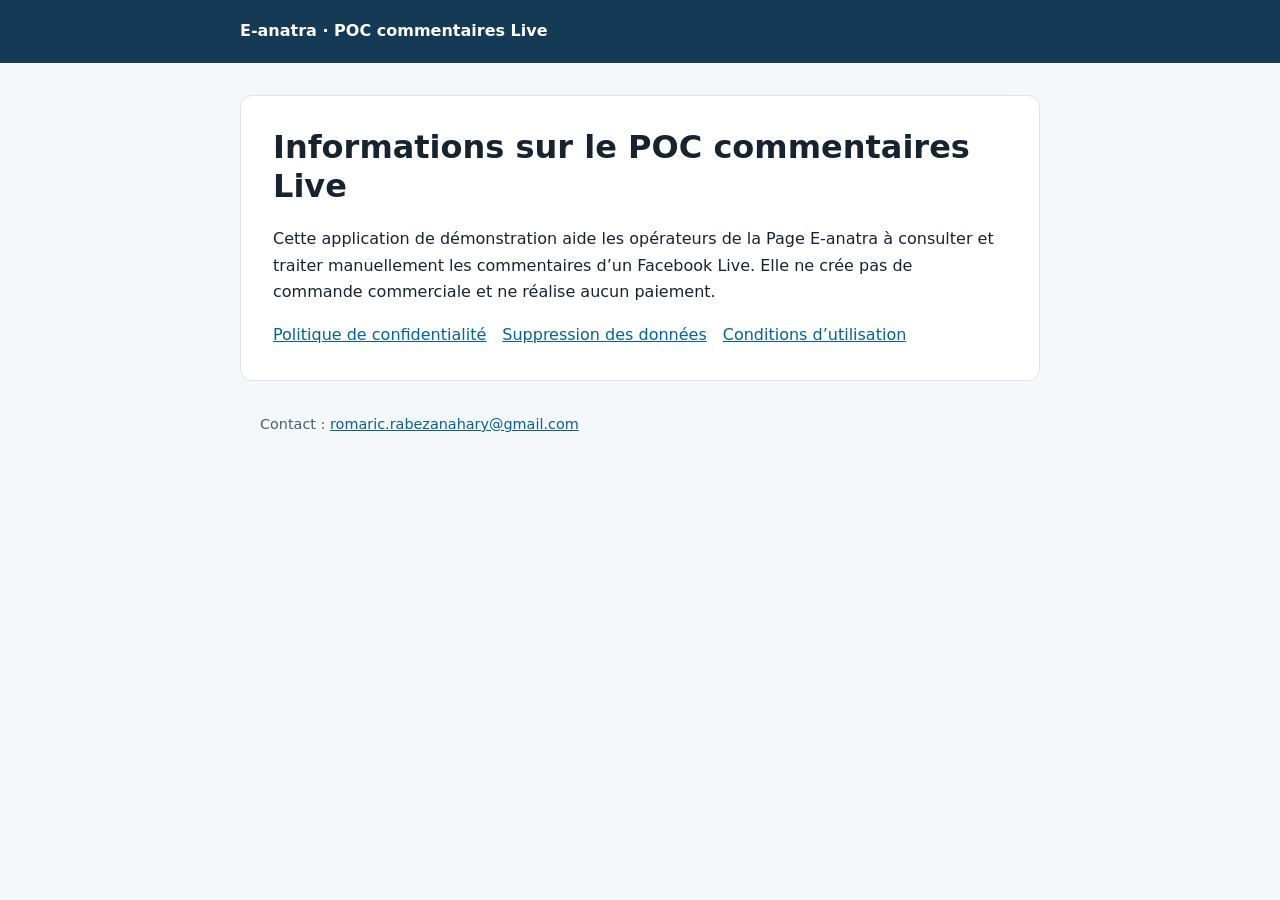
<file: index.html>
<!doctype html>
<html lang="fr">
<head><meta charset="utf-8"><meta name="viewport" content="width=device-width, initial-scale=1"><title>E-anatra — Informations du POC Live</title><link rel="stylesheet" href="style.css"></head>
<body>
<header><a href="index.html">E-anatra · POC commentaires Live</a></header>
<main>
  <h1>Informations sur le POC commentaires Live</h1>
  <p>Cette application de démonstration aide les opérateurs de la Page E-anatra à consulter et traiter manuellement les commentaires d’un Facebook Live. Elle ne crée pas de commande commerciale et ne réalise aucun paiement.</p>
  <nav aria-label="Documents"><a href="confidentialite.html">Politique de confidentialité</a><a href="suppression-donnees.html">Suppression des données</a><a href="conditions.html">Conditions d’utilisation</a></nav>
</main>
<footer>Contact : <a href="mailto:romaric.rabezanahary@gmail.com">romaric.rabezanahary@gmail.com</a></footer>
</body></html>
</file>
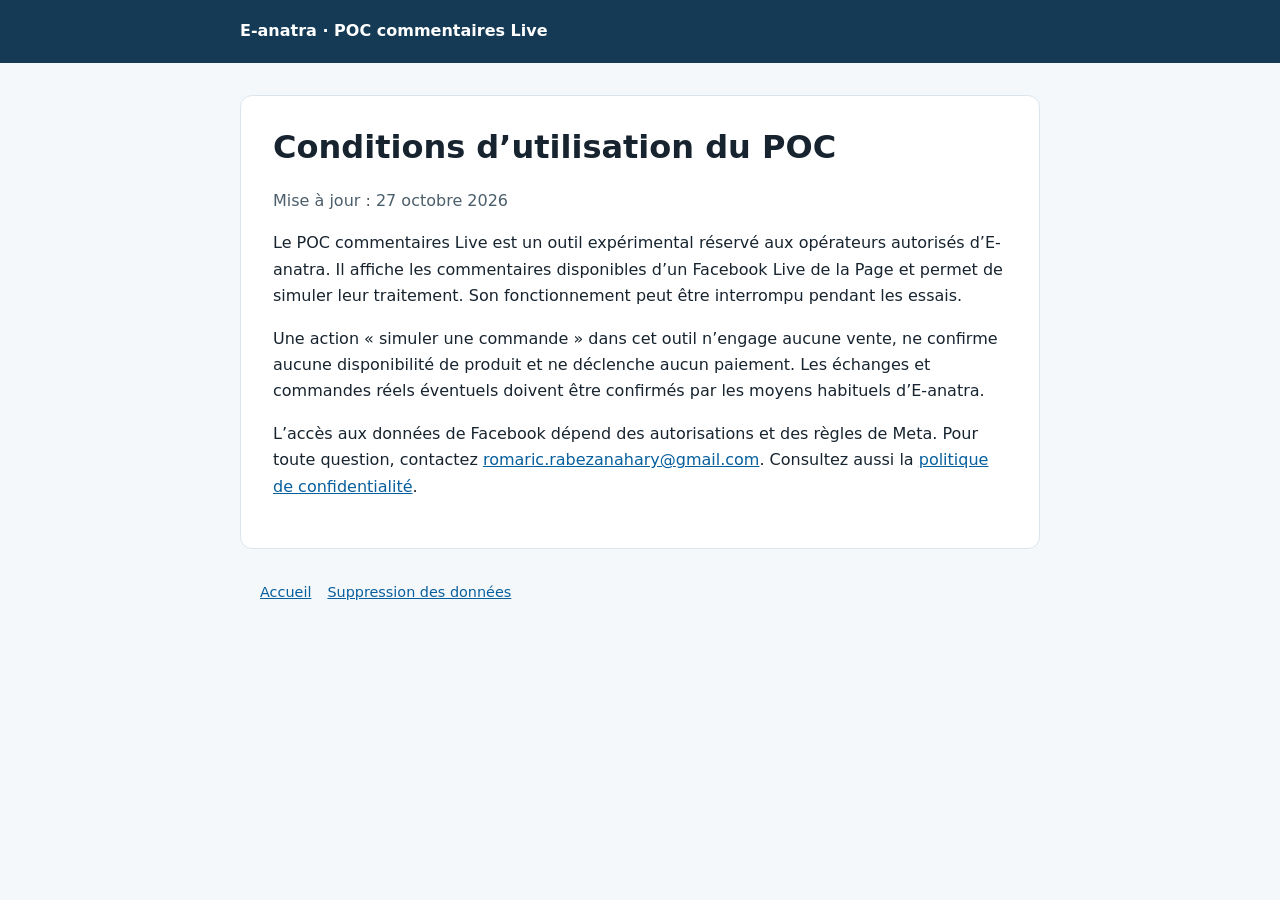
<file: conditions.html>
<!doctype html>
<html lang="fr">
<head><meta charset="utf-8"><meta name="viewport" content="width=device-width, initial-scale=1"><title>Conditions d’utilisation — E-anatra</title><link rel="stylesheet" href="style.css"></head>
<body>
<header><a href="index.html">E-anatra · POC commentaires Live</a></header>
<main>
  <h1>Conditions d’utilisation du POC</h1>
  <p class="date">Mise à jour : 27 octobre 2026</p>
  <p>Le POC commentaires Live est un outil expérimental réservé aux opérateurs autorisés d’E-anatra. Il affiche les commentaires disponibles d’un Facebook Live de la Page et permet de simuler leur traitement. Son fonctionnement peut être interrompu pendant les essais.</p>
  <p>Une action « simuler une commande » dans cet outil n’engage aucune vente, ne confirme aucune disponibilité de produit et ne déclenche aucun paiement. Les échanges et commandes réels éventuels doivent être confirmés par les moyens habituels d’E-anatra.</p>
  <p>L’accès aux données de Facebook dépend des autorisations et des règles de Meta. Pour toute question, contactez <a href="mailto:romaric.rabezanahary@gmail.com">romaric.rabezanahary@gmail.com</a>. Consultez aussi la <a href="confidentialite.html">politique de confidentialité</a>.</p>
</main>
<footer><nav aria-label="Autres documents"><a href="index.html">Accueil</a><a href="suppression-donnees.html">Suppression des données</a></nav></footer>
</body></html>
</file>
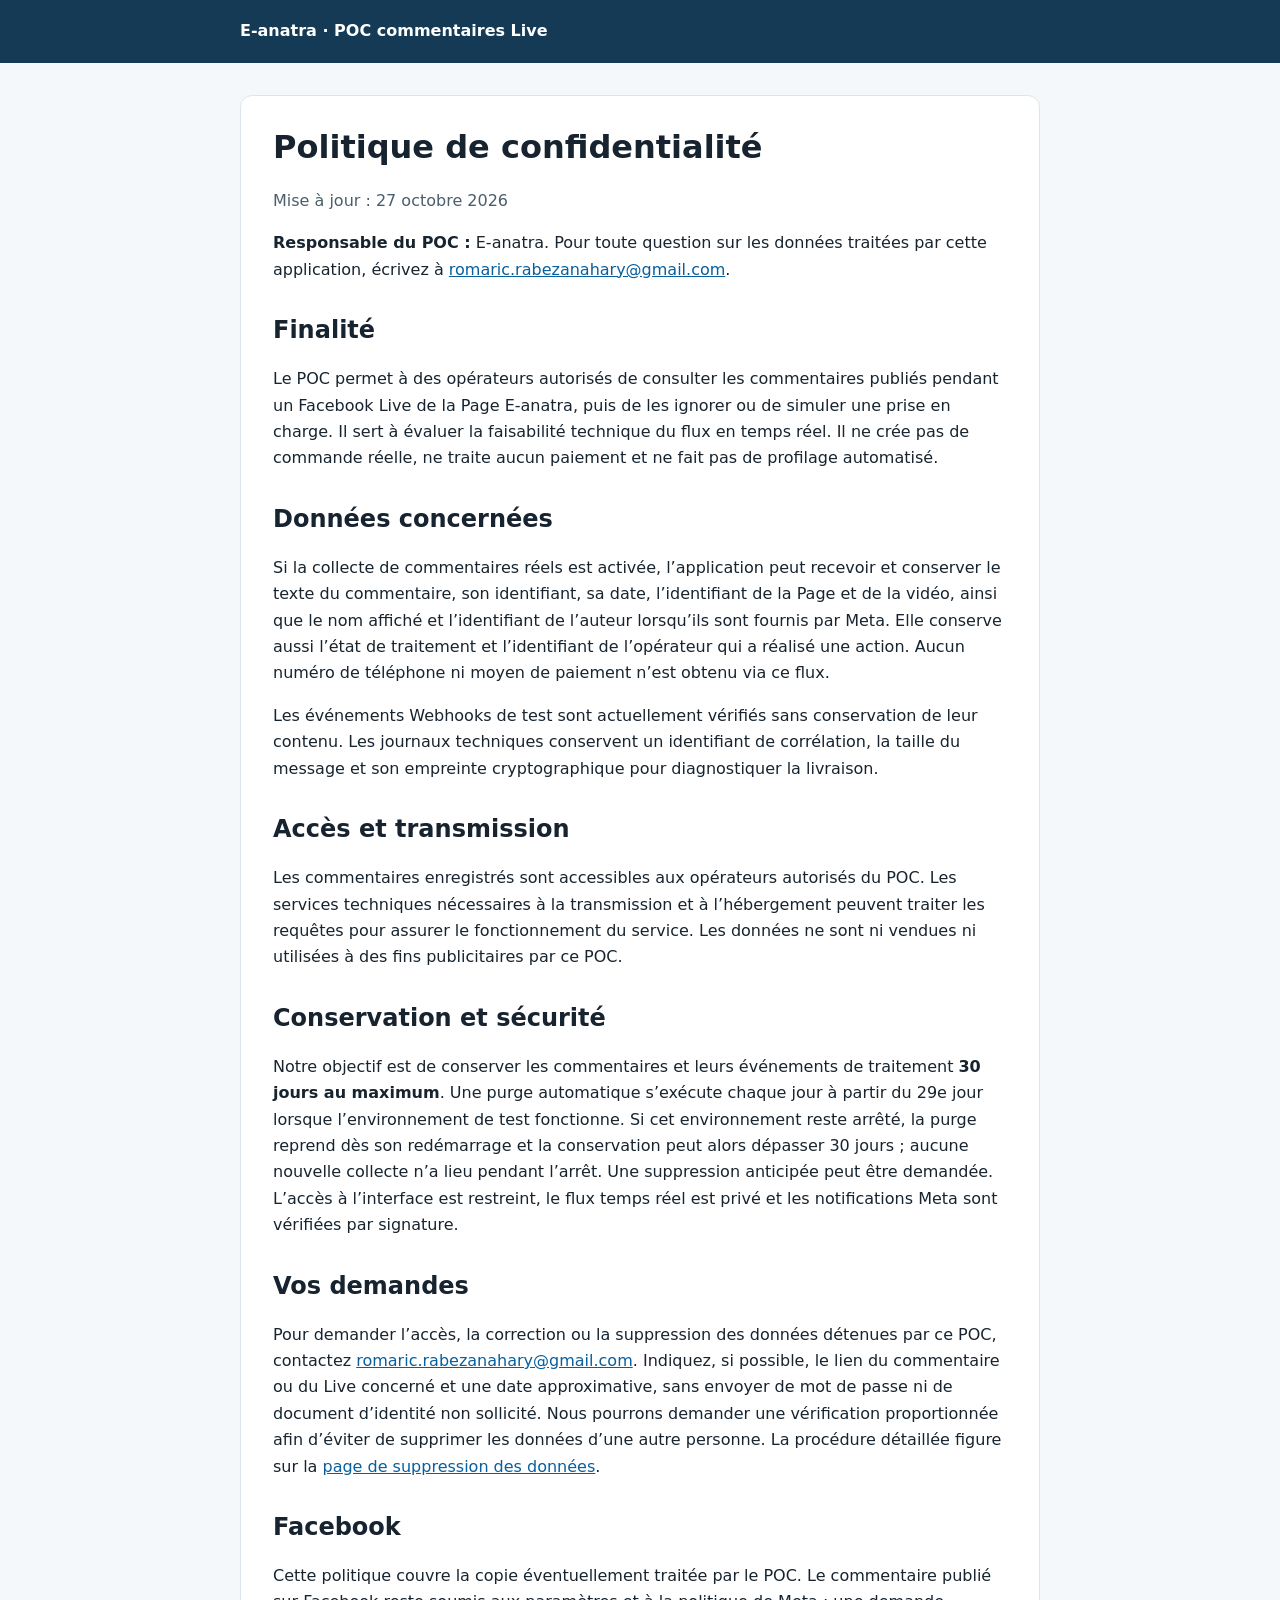
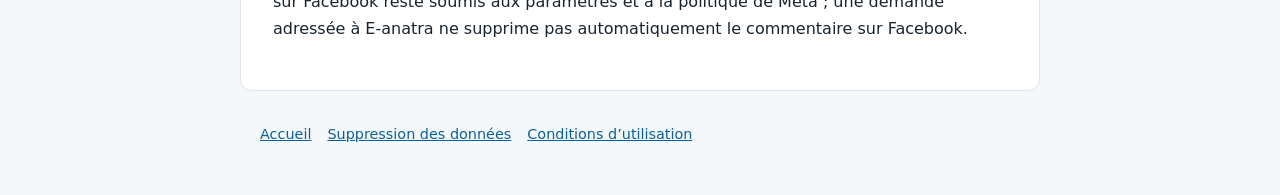
<file: confidentialite.html>
<!doctype html>
<html lang="fr">
<head><meta charset="utf-8"><meta name="viewport" content="width=device-width, initial-scale=1"><title>Politique de confidentialité — E-anatra</title><link rel="stylesheet" href="style.css"></head>
<body>
<header><a href="index.html">E-anatra · POC commentaires Live</a></header>
<main>
  <h1>Politique de confidentialité</h1>
  <p class="date">Mise à jour : 27 octobre 2026</p>
  <p><strong>Responsable du POC :</strong> E-anatra. Pour toute question sur les données traitées par cette application, écrivez à <a href="mailto:romaric.rabezanahary@gmail.com">romaric.rabezanahary@gmail.com</a>.</p>

  <h2>Finalité</h2>
  <p>Le POC permet à des opérateurs autorisés de consulter les commentaires publiés pendant un Facebook Live de la Page E-anatra, puis de les ignorer ou de simuler une prise en charge. Il sert à évaluer la faisabilité technique du flux en temps réel. Il ne crée pas de commande réelle, ne traite aucun paiement et ne fait pas de profilage automatisé.</p>

  <h2>Données concernées</h2>
  <p>Si la collecte de commentaires réels est activée, l’application peut recevoir et conserver le texte du commentaire, son identifiant, sa date, l’identifiant de la Page et de la vidéo, ainsi que le nom affiché et l’identifiant de l’auteur lorsqu’ils sont fournis par Meta. Elle conserve aussi l’état de traitement et l’identifiant de l’opérateur qui a réalisé une action. Aucun numéro de téléphone ni moyen de paiement n’est obtenu via ce flux.</p>
  <p>Les événements Webhooks de test sont actuellement vérifiés sans conservation de leur contenu. Les journaux techniques conservent un identifiant de corrélation, la taille du message et son empreinte cryptographique pour diagnostiquer la livraison.</p>

  <h2>Accès et transmission</h2>
  <p>Les commentaires enregistrés sont accessibles aux opérateurs autorisés du POC. Les services techniques nécessaires à la transmission et à l’hébergement peuvent traiter les requêtes pour assurer le fonctionnement du service. Les données ne sont ni vendues ni utilisées à des fins publicitaires par ce POC.</p>

  <h2>Conservation et sécurité</h2>
  <p>Notre objectif est de conserver les commentaires et leurs événements de traitement <strong>30 jours au maximum</strong>. Une purge automatique s’exécute chaque jour à partir du 29e jour lorsque l’environnement de test fonctionne. Si cet environnement reste arrêté, la purge reprend dès son redémarrage et la conservation peut alors dépasser 30 jours ; aucune nouvelle collecte n’a lieu pendant l’arrêt. Une suppression anticipée peut être demandée. L’accès à l’interface est restreint, le flux temps réel est privé et les notifications Meta sont vérifiées par signature.</p>

  <h2>Vos demandes</h2>
  <p>Pour demander l’accès, la correction ou la suppression des données détenues par ce POC, contactez <a href="mailto:romaric.rabezanahary@gmail.com">romaric.rabezanahary@gmail.com</a>. Indiquez, si possible, le lien du commentaire ou du Live concerné et une date approximative, sans envoyer de mot de passe ni de document d’identité non sollicité. Nous pourrons demander une vérification proportionnée afin d’éviter de supprimer les données d’une autre personne. La procédure détaillée figure sur la <a href="suppression-donnees.html">page de suppression des données</a>.</p>

  <h2>Facebook</h2>
  <p>Cette politique couvre la copie éventuellement traitée par le POC. Le commentaire publié sur Facebook reste soumis aux paramètres et à la politique de Meta ; une demande adressée à E-anatra ne supprime pas automatiquement le commentaire sur Facebook.</p>
</main>
<footer><nav aria-label="Autres documents"><a href="index.html">Accueil</a><a href="suppression-donnees.html">Suppression des données</a><a href="conditions.html">Conditions d’utilisation</a></nav></footer>
</body></html>
</file>
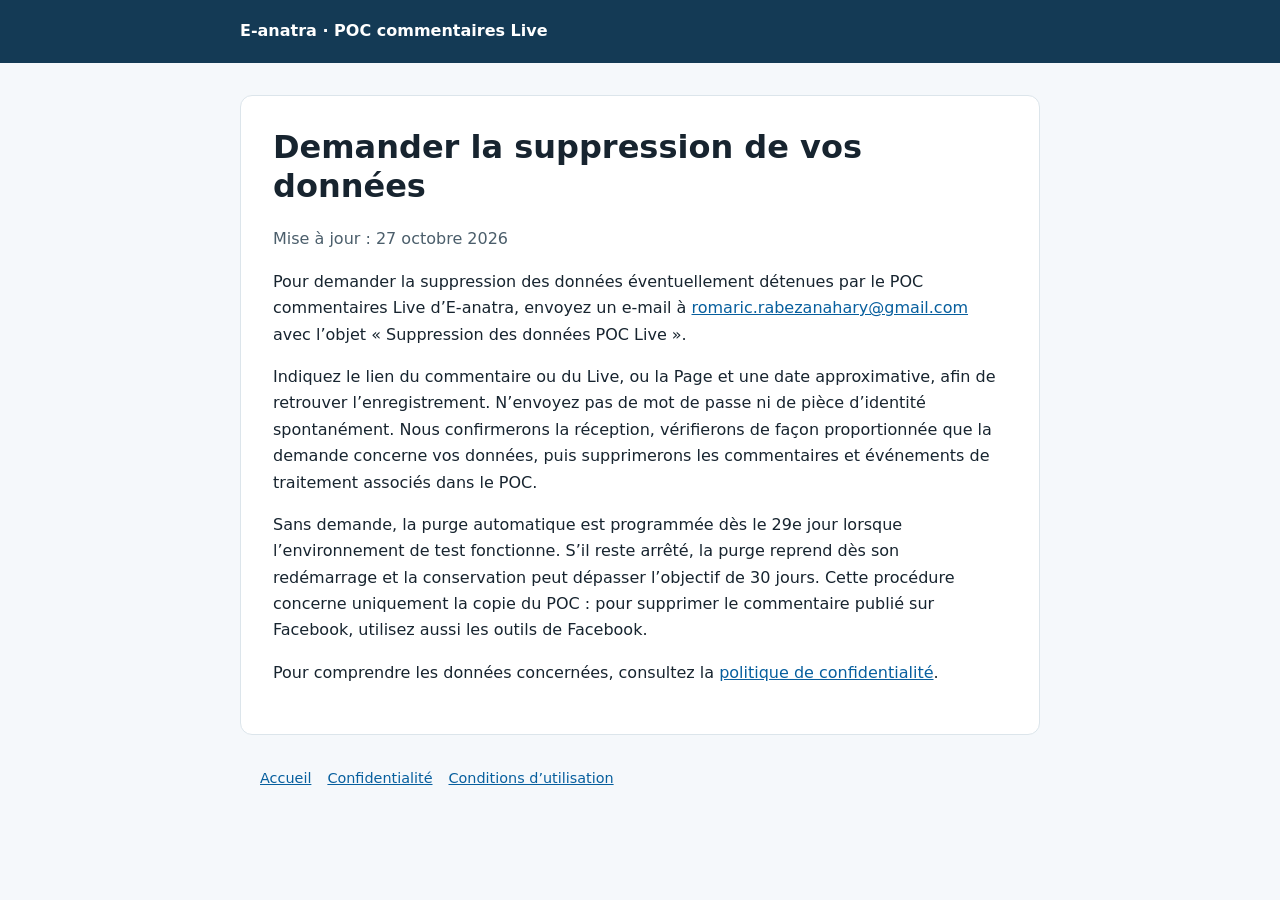
<file: suppression-donnees.html>
<!doctype html>
<html lang="fr">
<head><meta charset="utf-8"><meta name="viewport" content="width=device-width, initial-scale=1"><title>Suppression des données — E-anatra</title><link rel="stylesheet" href="style.css"></head>
<body>
<header><a href="index.html">E-anatra · POC commentaires Live</a></header>
<main>
  <h1>Demander la suppression de vos données</h1>
  <p class="date">Mise à jour : 27 octobre 2026</p>
  <p>Pour demander la suppression des données éventuellement détenues par le POC commentaires Live d’E-anatra, envoyez un e-mail à <a href="mailto:romaric.rabezanahary@gmail.com?subject=Suppression%20des%20donn%C3%A9es%20POC%20Live">romaric.rabezanahary@gmail.com</a> avec l’objet « Suppression des données POC Live ».</p>
  <p>Indiquez le lien du commentaire ou du Live, ou la Page et une date approximative, afin de retrouver l’enregistrement. N’envoyez pas de mot de passe ni de pièce d’identité spontanément. Nous confirmerons la réception, vérifierons de façon proportionnée que la demande concerne vos données, puis supprimerons les commentaires et événements de traitement associés dans le POC.</p>
  <p>Sans demande, la purge automatique est programmée dès le 29e jour lorsque l’environnement de test fonctionne. S’il reste arrêté, la purge reprend dès son redémarrage et la conservation peut dépasser l’objectif de 30 jours. Cette procédure concerne uniquement la copie du POC : pour supprimer le commentaire publié sur Facebook, utilisez aussi les outils de Facebook.</p>
  <p>Pour comprendre les données concernées, consultez la <a href="confidentialite.html">politique de confidentialité</a>.</p>
</main>
<footer><nav aria-label="Autres documents"><a href="index.html">Accueil</a><a href="confidentialite.html">Confidentialité</a><a href="conditions.html">Conditions d’utilisation</a></nav></footer>
</body></html>
</file>
<file: style.css>
:root { color-scheme: light; font-family: system-ui, -apple-system, BlinkMacSystemFont, "Segoe UI", sans-serif; color: #17242f; background: #f5f8fb; }
* { box-sizing: border-box; }
body { margin: 0; line-height: 1.65; }
header { background: #143a55; color: white; padding: 1.15rem max(1.25rem, calc((100vw - 800px) / 2)); }
header a { color: white; text-decoration: none; font-weight: 700; }
main { max-width: 800px; margin: 2rem auto; padding: 2rem; background: white; border: 1px solid #dce5eb; border-radius: 12px; }
h1 { line-height: 1.2; margin-top: 0; }
h2 { line-height: 1.3; margin-top: 2rem; }
a { color: #075f9e; }
nav { display: flex; flex-wrap: wrap; gap: 1rem; }
footer { max-width: 800px; margin: 1rem auto 3rem; padding: 0 1.25rem; color: #4b5e6b; font-size: .9rem; }
.date { color: #4b5e6b; }
@media (max-width: 840px) { main { margin: 0; border: 0; border-radius: 0; padding: 1.5rem 1.25rem; } }
</file>
